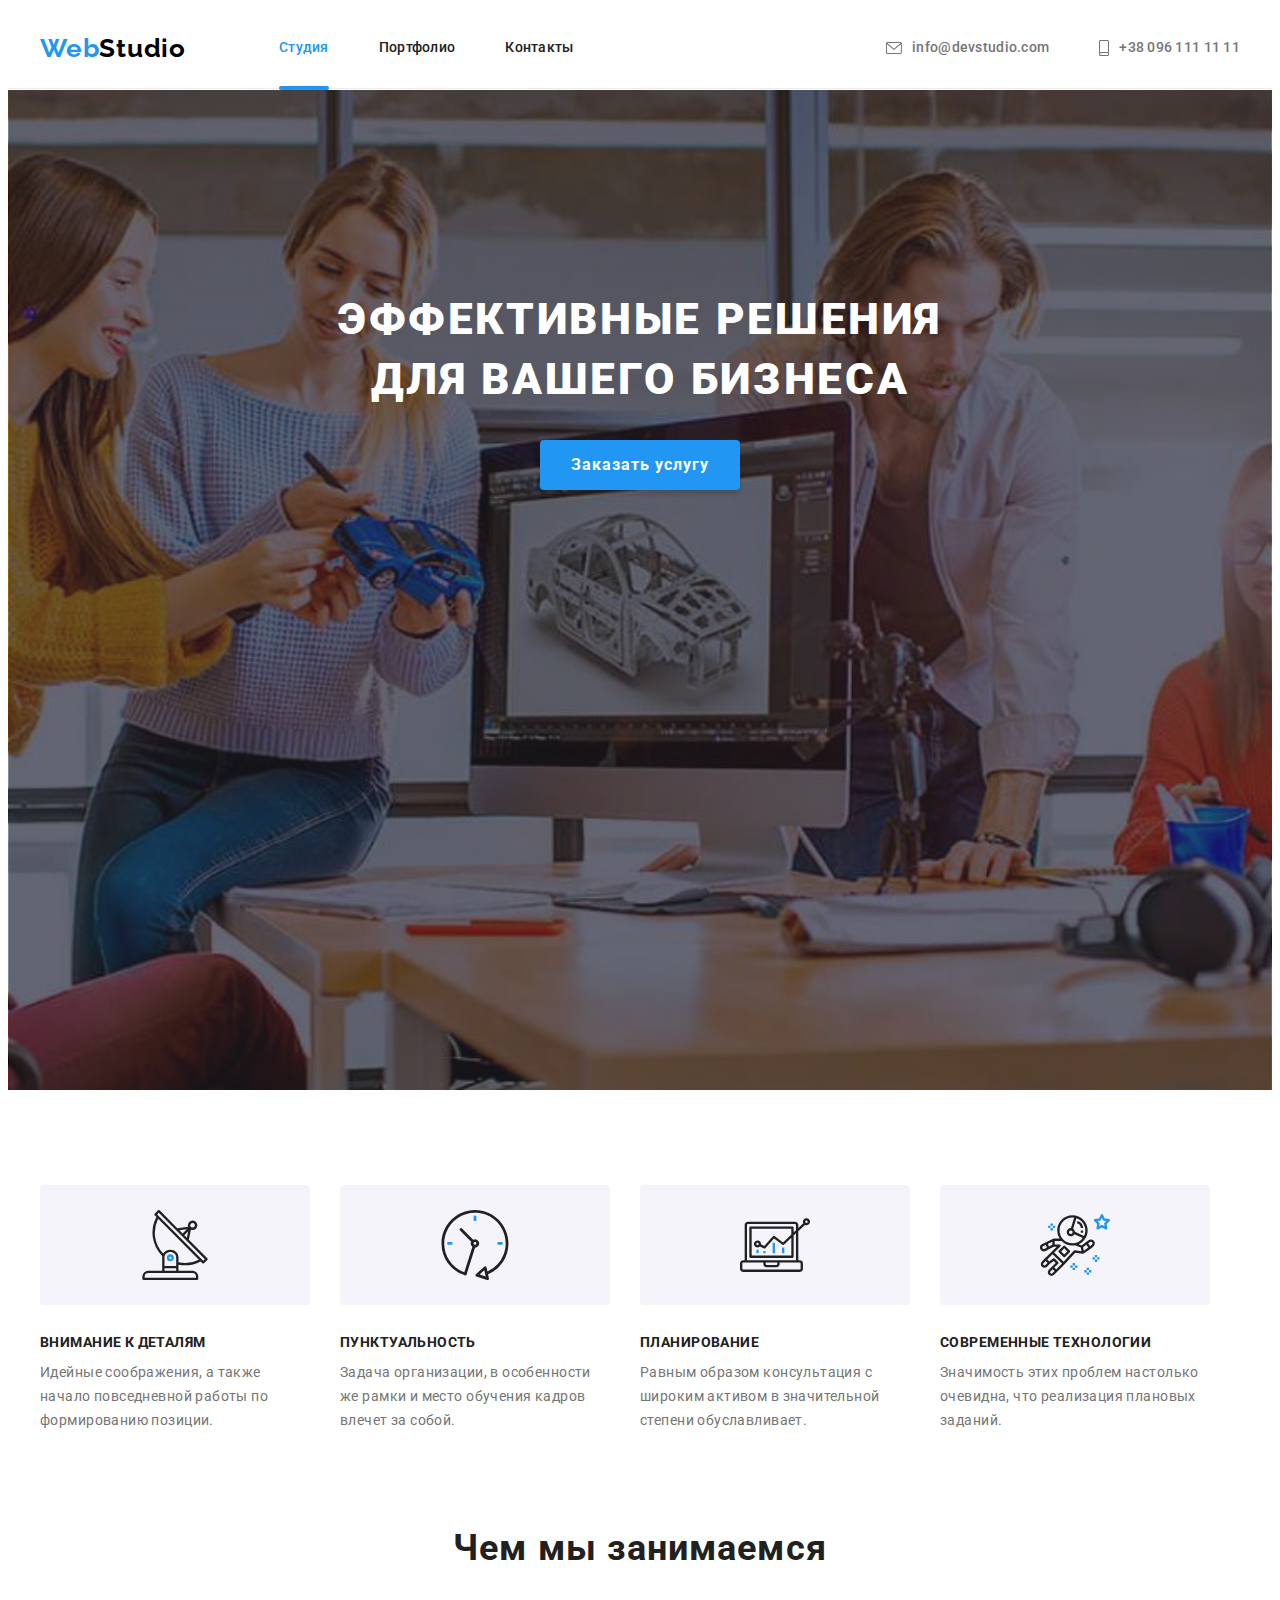
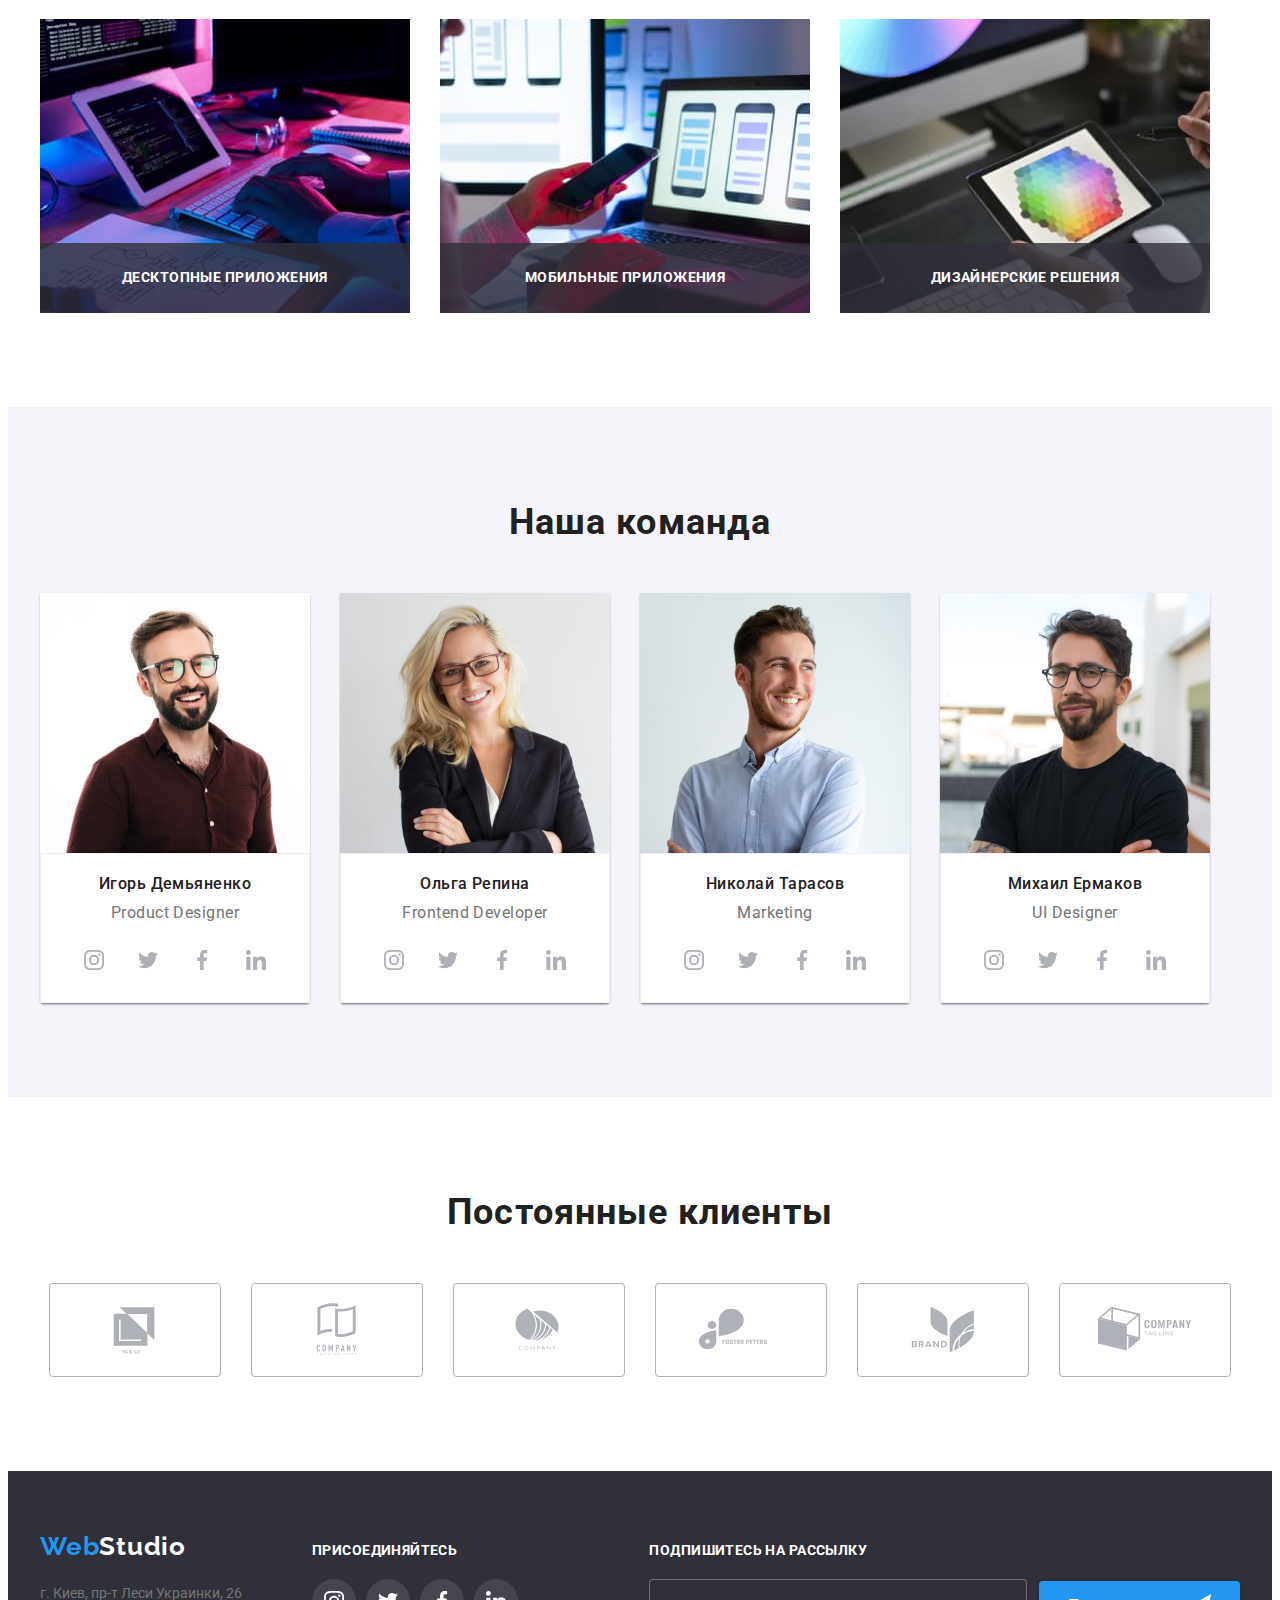
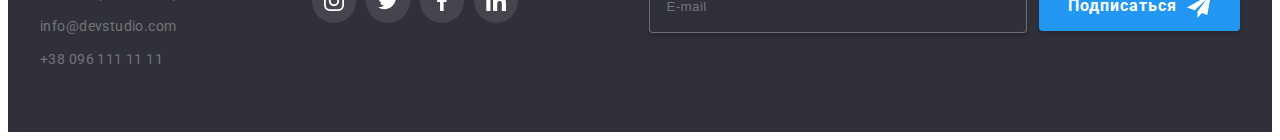
<file: index.html>
<!DOCTYPE html>
<html lang="ru">
  <head>
    <meta charset="UTF-8" />
    <meta http-equiv="X-UA-Compatible" content="IE=edge" />
    <meta name="viewport" content="width=device-width, initial-scale=1.0" />

    <title>WebStudio</title>
    <link
      href="https://fonts.googleapis.com/css2?family=Raleway:wght@700&family=Roboto:wght@400;500;700;900&display=swap"
      rel="stylesheet"
    />
    <link
      rel="stylesheet"
      href="https://cdnjs.cloudflare.com/ajax/libs/modern-normalize/1.1.0/modern-normalize.min.css"
      integrity="sha512-wpPYUAdjBVSE4KJnH1VR1HeZfpl1ub8YT/NKx4PuQ5NmX2tKuGu6U/JRp5y+Y8XG2tV+wKQpNHVUX03MfMFn9Q=="
      crossorigin="anonymous"
      referrerpolicy="no-referrer"
    />
    <link rel="stylesheet" href="./CSS/styles.css" />
  </head>
  <body>
    <header class="header">
      <!-- Навигация -->
      <div class="container nav">
        <nav class="nav">
          <!-- лого -->
          <a class="link logo" href="./index.html" lang="en">
            Web<span class="logo-nav">Studio</span>
          </a>

          <!-- ссылки -->
          <ul class="lists menu">
            <li class="menu-item">
              <a class="link nav-link current" href="./index.html">Студия</a>
            </li>
            <li class="menu-item">
              <a class="link nav-link" href="./portfolio.html">Портфолио</a>
            </li>
            <li class="menu-item">
              <a class="link nav-link" href="">Контакты</a>
            </li>
          </ul>
        </nav>

        <!-- Почта и телефон -->
        <ul class="lists menu">
          <li class="menu-item">
            <a
              class="link nav-link nav-contacts"
              href="mailto:info@devstudio.com"
            >
              <svg class="envelope">
                <use href="./images/symbol-defs.svg#envelope"></use>
              </svg>
              info@devstudio.com</a
            >
          </li>
          <li class="menu-item">
            <a class="link nav-link nav-contacts" href="tel:+380961111111">
              <svg class="smartphone">
                <use href="./images/symbol-defs.svg#smartphone"></use>
              </svg>
              +38 096 111 11 11</a
            >
          </li>
        </ul>
      </div>
    </header>
    <main>
      <!-- Герой -->
      <section class="section hero">
        <div class="container">
          <h1 class="hero-title">Эффективные решения для вашего бизнеса</h1>
          <button class="btn btn-hero" type="button" data-modal-open>
            Заказать услугу
          </button>
        </div>
      </section>

      <!-- Преимущества -->
      <section class="section">
        <div class="container">
          <h2 class="heading headen">Особенности</h2>
          <ul class="lists feature">
            <li class="item">
              <div class="thumb">
                <svg class="antenna" width="270px" height="120">
                  <use href="./images/symbol-defs.svg#antenna"></use>
                </svg>
              </div>
              <h3 class="title-features">Внимание к деталям</h3>
              <p class="text">
                Идейные соображения, а также начало повседневной работы по
                формированию позиции.
              </p>
            </li>

            <li class="item">
              <div class="thumb">
                <svg class="clock" width="270px" height="120">
                  <use href="./images/symbol-defs.svg#clock"></use>
                </svg>
              </div>
              <h3 class="title-features">Пунктуальность</h3>
              <p class="text">
                Задача организации, в особенности же рамки и место обучения
                кадров влечет за собой.
              </p>
            </li>

            <li class="item">
              <div class="thumb">
                <svg class="diagram" width="270px" height="120">
                  <use href="./images/symbol-defs.svg#diagram"></use>
                </svg>
              </div>
              <h3 class="title-features">Планирование</h3>
              <p class="text">
                Равным образом консультация с широким активом в значительной
                степени обуславливает.
              </p>
            </li>

            <li class="item">
              <div class="thumb">
                <svg class="astronaut" width="270px" height="120">
                  <use href="./images/symbol-defs.svg#astronaut"></use>
                </svg>
              </div>
              <h3 class="title-features">Современные технологии</h3>
              <p class="text">
                Значимость этих проблем настолько очевидна, что реализация
                плановых заданий.
              </p>
            </li>
          </ul>
        </div>
      </section>

      <!-- Примеры работ -->
      <section class="section section-nopaddingtop">
        <div class="container">
          <h2 class="heading">Чем мы занимаемся</h2>
          <ul class="lists items">
            <li class="item">
              <img
                class="images"
                src="./images/box1.jpg"
                alt="программирование"
                width="370"
                height="294"
              />
              <p class="text item-text">Десктопные приложения</p>
            </li>

            <li class="item">
              <img
                class="images"
                src="./images/box2.jpg"
                alt="мобильные приложения"
                width="370"
                height="294"
              />
              <p class="text item-text">Мобильные приложения</p>
            </li>

            <li class="item">
              <img
                class="images"
                src="./images/box3.jpg"
                alt="визуализация"
                width="370"
                height="294"
              />
              <p class="text item-text">Дизайнерские решения</p>
            </li>
          </ul>
        </div>
      </section>

      <!-- Наша команда -->
      <section class="section team-cards">
        <div class="container">
          <h2 class="heading">Наша команда</h2>
          <ul class="lists items">
            <li class="item">
              <div class="card">
                <img
                  class="images"
                  src="./images/id.jpg"
                  alt="Игорь Демьяненко"
                  width="270"
                  height="260"
                />
                <div class="card-body">
                  <h3 class="cards-title">Игорь Демьяненко</h3>
                  <p class="cards-text" lang="en">Product Designer</p>
                  <ul class="lists social">
                    <li class="social-list">
                      <a class="social-item" href="">
                        <svg class="social-icon">
                          <use href="./images/symbol-defs.svg#instagram"></use>
                        </svg>
                      </a>
                    </li>
                    <li class="social-list">
                      <a href="" class="social-item">
                        <svg class="social-icon">
                          <use href="./images/symbol-defs.svg#twitter"></use>
                        </svg>
                      </a>
                    </li>
                    <li class="social-list">
                      <a href="" class="social-item">
                        <svg class="social-icon">
                          <use href="./images/symbol-defs.svg#facebook"></use>
                        </svg>
                      </a>
                    </li>
                    <li class="social-list">
                      <a href="" class="social-item">
                        <svg class="social-icon">
                          <use href="./images/symbol-defs.svg#linkedin"></use>
                        </svg>
                      </a>
                    </li>
                  </ul>
                </div>
              </div>
            </li>

            <li class="item">
              <div class="card">
                <img
                  class="images"
                  src="./images/or.jpg"
                  alt="Ольга Репина"
                  width="270"
                  height="260"
                />
                <div class="card-body">
                  <h3 class="cards-title">Ольга Репина</h3>
                  <p class="cards-text" lang="en">Frontend Developer</p>
                  <ul class="lists social">
                    <li class="social-list">
                      <a class="social-item" href="">
                        <svg class="social-icon">
                          <use href="./images/symbol-defs.svg#instagram"></use>
                        </svg>
                      </a>
                    </li>
                    <li class="social-list">
                      <a href="" class="social-item">
                        <svg class="social-icon">
                          <use href="./images/symbol-defs.svg#twitter"></use>
                        </svg>
                      </a>
                    </li>
                    <li class="social-list">
                      <a href="" class="social-item">
                        <svg class="social-icon">
                          <use href="./images/symbol-defs.svg#facebook"></use>
                        </svg>
                      </a>
                    </li>
                    <li class="social-list">
                      <a href="" class="social-item">
                        <svg class="social-icon">
                          <use href="./images/symbol-defs.svg#linkedin"></use>
                        </svg>
                      </a>
                    </li>
                  </ul>
                </div>
              </div>
            </li>

            <li class="item">
              <div class="card">
                <img
                  class="images"
                  src="./images/nt.jpg"
                  alt="Николай Тарасов"
                  width="270"
                  height="260"
                />
                <div class="card-body">
                  <h3 class="cards-title">Николай Тарасов</h3>
                  <p class="cards-text" lang="en">Marketing</p>
                  <ul class="lists social">
                    <li class="social-list">
                      <a class="social-item" href="">
                        <svg class="social-icon">
                          <use href="./images/symbol-defs.svg#instagram"></use>
                        </svg>
                      </a>
                    </li>
                    <li class="social-list">
                      <a href="" class="social-item">
                        <svg class="social-icon">
                          <use href="./images/symbol-defs.svg#twitter"></use>
                        </svg>
                      </a>
                    </li>
                    <li class="social-list">
                      <a href="" class="social-item">
                        <svg class="social-icon">
                          <use href="./images/symbol-defs.svg#facebook"></use>
                        </svg>
                      </a>
                    </li>
                    <li class="social-list">
                      <a href="" class="social-item">
                        <svg class="social-icon">
                          <use href="./images/symbol-defs.svg#linkedin"></use>
                        </svg>
                      </a>
                    </li>
                  </ul>
                </div>
              </div>
            </li>

            <li class="item">
              <div class="card">
                <img
                  class="images"
                  src="./images/me.jpg"
                  alt="Михаил Ермаков"
                  width="270"
                  height="260"
                />
                <div class="card-body">
                  <h3 class="cards-title">Михаил Ермаков</h3>
                  <p class="cards-text" lang="en">UI Designer</p>
                  <ul class="lists social">
                    <li class="social-list">
                      <a class="social-item" href="">
                        <svg class="social-icon">
                          <use href="./images/symbol-defs.svg#instagram"></use>
                        </svg>
                      </a>
                    </li>
                    <li class="social-list">
                      <a href="" class="social-item">
                        <svg class="social-icon">
                          <use href="./images/symbol-defs.svg#twitter"></use>
                        </svg>
                      </a>
                    </li>
                    <li class="social-list">
                      <a href="" class="social-item">
                        <svg class="social-icon">
                          <use href="./images/symbol-defs.svg#facebook"></use>
                        </svg>
                      </a>
                    </li>
                    <li class="social-list">
                      <a href="" class="social-item">
                        <svg class="social-icon">
                          <use href="./images/symbol-defs.svg#linkedin"></use>
                        </svg>
                      </a>
                    </li>
                  </ul>
                </div>
              </div>
            </li>
          </ul>
        </div>
      </section>
      <section class="section">
        <div class="container">
          <h2 class="heading">Постоянные клиенты</h2>

          <ul class="lists clients">
            <li class="clients-list">
              <a class="clients-item" href="">
                <svg class="clients-icon">
                  <use href="./images/symbol-defs.svg#logo1"></use>
                </svg>
              </a>
            </li>
            <li class="clients-list">
              <a href="" class="clients-item">
                <svg class="clients-icon">
                  <use href="./images/symbol-defs.svg#logo2"></use>
                </svg>
              </a>
            </li>
            <li class="clients-list">
              <a href="" class="clients-item">
                <svg class="clients-icon">
                  <use href="./images/symbol-defs.svg#logo3"></use>
                </svg>
              </a>
            </li>
            <li class="clients-list">
              <a href="" class="clients-item">
                <svg class="clients-icon">
                  <use href="./images/symbol-defs.svg#logo4"></use>
                </svg>
              </a>
            </li>
            <li class="clients-list">
              <a href="" class="clients-item">
                <svg class="clients-icon">
                  <use href="./images/symbol-defs.svg#logo5"></use>
                </svg>
              </a>
            </li>
            <li class="clients-list">
              <a href="" class="clients-item">
                <svg class="clients-icon">
                  <use href="./images/symbol-defs.svg#logo6"></use>
                </svg>
              </a>
            </li>
          </ul>
        </div>
      </section>
    </main>

    <!-- Футер -->
    <footer class="footer">
      <div class="container">
        <div class="footer-nav">
          <!-- Лого -->
          <a class="link logo" href="./index.html" lang="en">
            Web<span class="logo-footer">Studio</span>
          </a>

          <!-- адрес -->
          <address>
            <p class="footer-text contact-link-footer">
              г. Киев, пр-т Леси Украинки, 26
            </p>

            <!-- Почта и телефон -->
            <ul class="lists">
              <li class="footer-item">
                <a
                  class="link footer-link contact-link-footer"
                  href="mailto:info@devstudio.com"
                >
                  info@devstudio.com
                </a>
              </li>
              <li class="footer-item">
                <a
                  class="link footer-link contact-link-footer"
                  href="tel:+380961111111"
                  >+38 096 111 11 11</a
                >
              </li>
            </ul>
          </address>
        </div>

        <div class="footer-social">
          <p class="text">Присоединяйтесь</p>
          <ul class="lists social">
            <li class="social-list">
              <a class="social-item" href="">
                <svg class="social-icon">
                  <use href="./images/symbol-defs.svg#instagram"></use>
                </svg>
              </a>
            </li>
            <li class="social-list">
              <a href="" class="social-item">
                <svg class="social-icon">
                  <use href="./images/symbol-defs.svg#twitter"></use>
                </svg>
              </a>
            </li>
            <li class="social-list">
              <a href="" class="social-item">
                <svg class="social-icon">
                  <use href="./images/symbol-defs.svg#facebook"></use>
                </svg>
              </a>
            </li>
            <li class="social-list">
              <a href="" class="social-item">
                <svg class="social-icon">
                  <use href="./images/symbol-defs.svg#linkedin"></use>
                </svg>
              </a>
            </li>
          </ul>
        </div>

        <form class="js-speaker-form">
          <label class="form-label"
            ><span class="form-label-text">Подпишитесь на рассылку</span>
            <input
              class="form-input"
              type="email"
              name="email"
              placeholder="E-mail"
            />
          </label>
          <button class="btn form-btn" type="submit">
            <span class="form-btn-text">Подписаться</span>
            <svg class="form-icon-send">
              <use href="./images/icons.svg#send"></use>
            </svg>
          </button>
        </form>
      </div>
    </footer>

    <div class="backdrop is-hidden" data-modal>
      <div class="modal is-hidden" data-form-modal>
        <button class="modal-btn" data-modal-close>
          <svg class="close-icon">
            <use href="./images/icons.svg#close"></use>
          </svg>
        </button>
        <form class="modal-container">
          <p class="text modal-text">Оставьте свои данные, мы вам перезвоним</p>
          <label class="modal-label"
            ><span class="modal-label-text">Имя</span>
            <input class="modal-input" type="text" name="name" />
            <svg class="modal-icon">
              <use href="./images/icons.svg#person"></use>
            </svg>
          </label>
          <label class="modal-label"
            ><span class="modal-label-text">Телефон</span>
            <input class="modal-input" type="tel" name="phone" />
            <svg class="modal-icon">
              <use href="./images/icons.svg#phone"></use>
            </svg>
          </label>
          <label class="modal-label"
            ><span class="modal-label-text">Почта</span>
            <input class="modal-input" type="email" name="email" />
            <svg class="modal-icon">
              <use href="./images/icons.svg#email"></use>
            </svg>
          </label>
          <label class="modal-label label-textarea">
            <span class="modal-label-text">Комментарий</span>

            <textarea
              class="modal-textarea"
              name="comment"
              placeholder="Введите текст"
            ></textarea>
          </label>

          <label class="modal-label">
            <input class="checkbox" type="checkbox" name="agreement" />
            <svg class="modal-icon-check">
              <use href="./images/icons.svg#icon-check"></use>
            </svg>
            <span class="modal-checkbox-text"
              >Соглашаюсь с рассылкой и принимаю
              <a class="link-agreement" href="">Условия договора</a></span
            >
          </label>
          <button class="btn form-btn" type="submit">Отправить</button>
        </form>
      </div>
    </div>

    <!-- <script src="./js/header.js"></script> -->
    <script src="./js/modal.js"></script>
    <script src="./js/main.js"></script>
  </body>
</html>
</file>
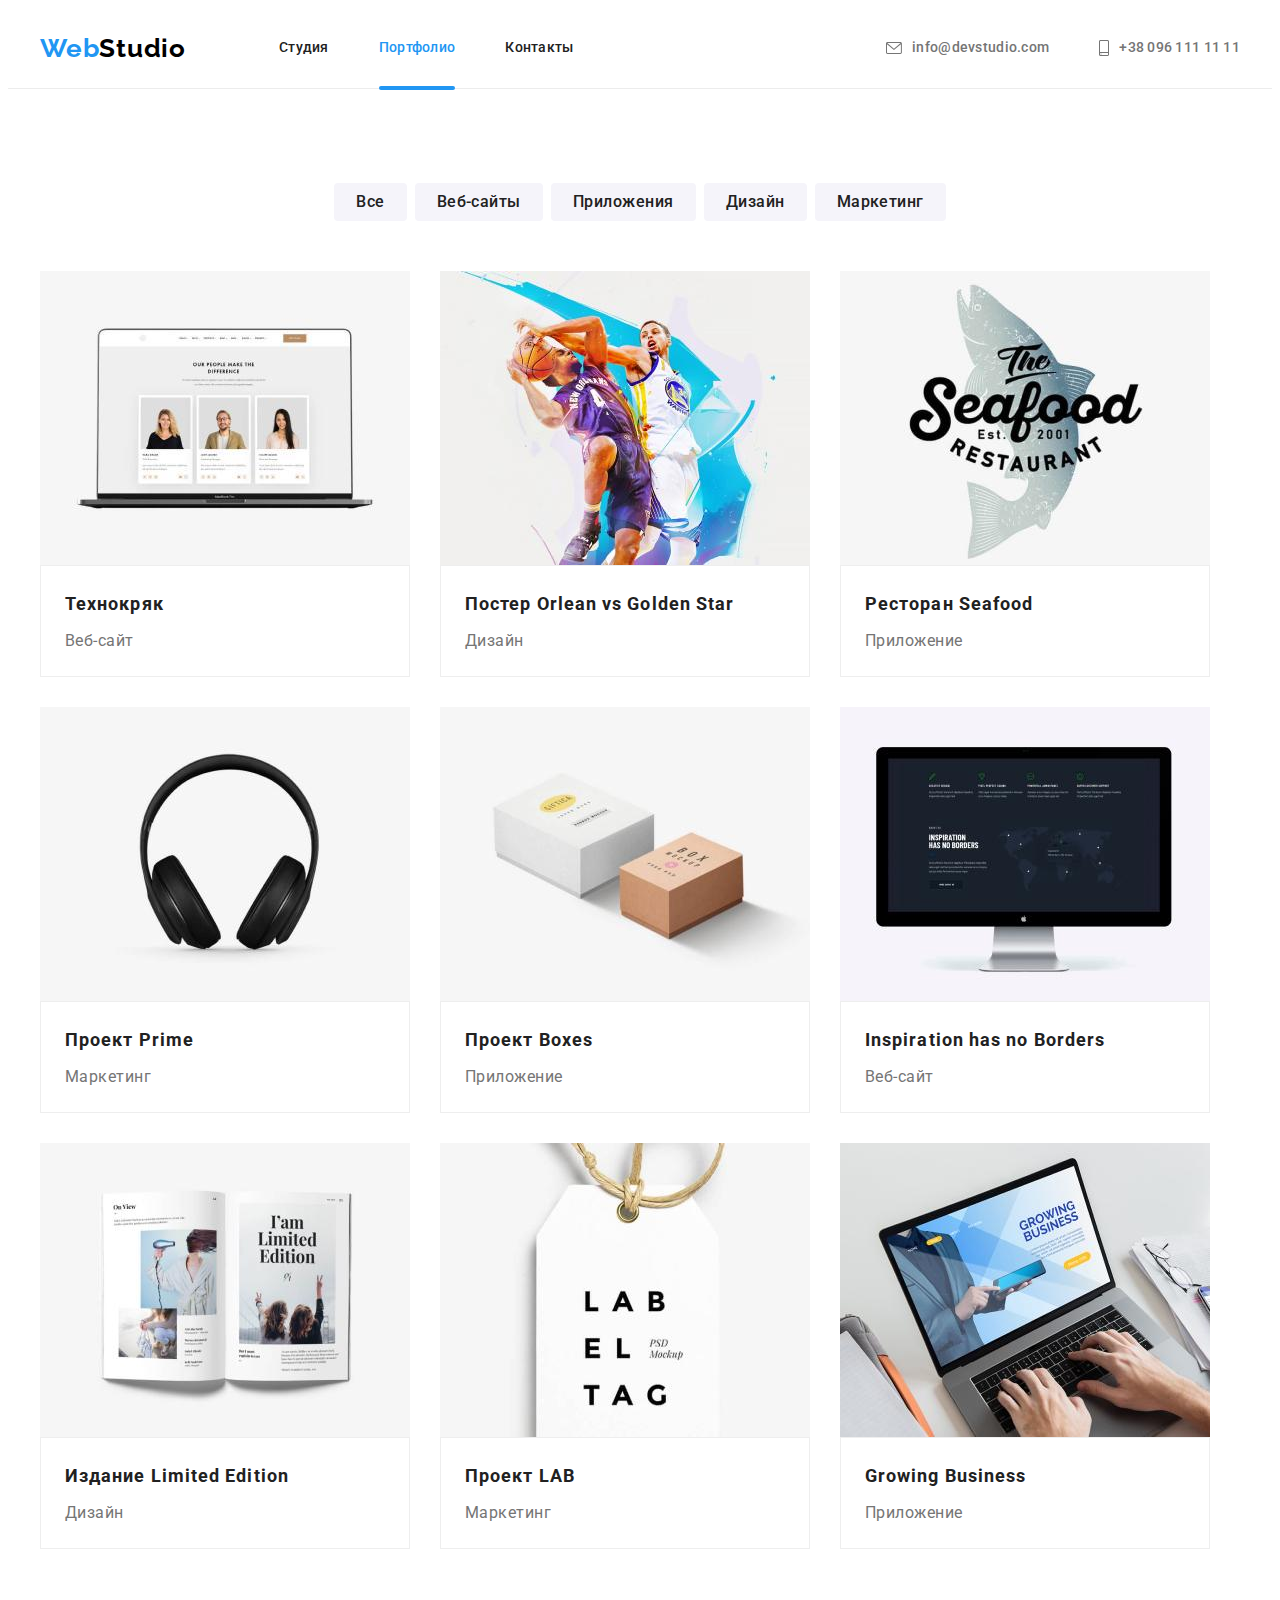
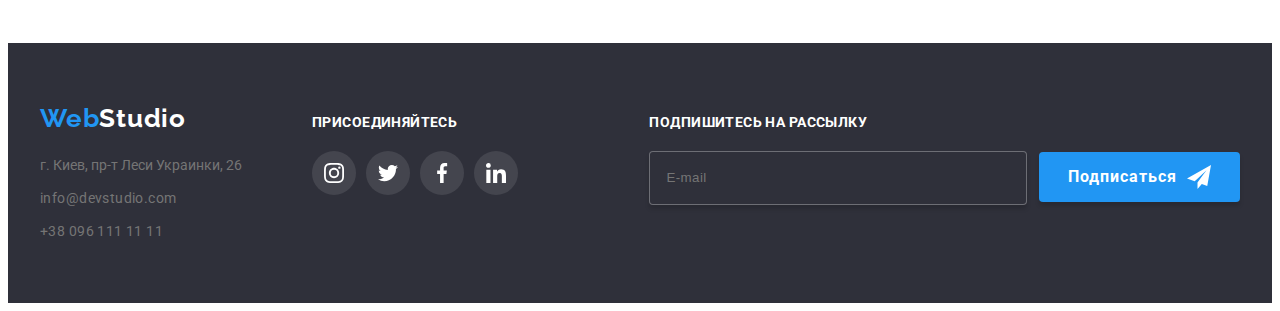
<file: portfolio.html>
<!DOCTYPE html>
<html lang="ru">
  <head>
    <meta charset="UTF-8" />
    <meta http-equiv="X-UA-Compatible" content="IE=edge" />
    <meta name="viewport" content="width=device-width, initial-scale=1.0" />

    <title>Портфолио</title>
    <link
      href="https://fonts.googleapis.com/css2?family=Raleway:wght@700&family=Roboto:wght@400;500;700;900&display=swap"
      rel="stylesheet"
    />
    <link
      rel="stylesheet"
      href="https://cdnjs.cloudflare.com/ajax/libs/modern-normalize/1.1.0/modern-normalize.min.css"
      integrity="sha512-wpPYUAdjBVSE4KJnH1VR1HeZfpl1ub8YT/NKx4PuQ5NmX2tKuGu6U/JRp5y+Y8XG2tV+wKQpNHVUX03MfMFn9Q=="
      crossorigin="anonymous"
      referrerpolicy="no-referrer"
    />
    <link rel="stylesheet" href="./CSS/styles.css" />
  </head>
  <body>
    <header class="header">
      <!-- Навигация -->
      <div class="container nav">
        <nav class="nav">
          <!-- лого -->
          <a class="link logo" href="./index.html" lang="en">
            Web<span class="logo-nav">Studio</span>
          </a>

          <!-- ссылки -->
          <ul class="lists menu">
            <li class="menu-item">
              <a class="link nav-link" href="./index.html">Студия</a>
            </li>
            <li class="menu-item">
              <a class="link nav-link current" href="./portfolio.html"
                >Портфолио</a
              >
            </li>
            <li class="menu-item">
              <a class="link nav-link" href="">Контакты</a>
            </li>
          </ul>
        </nav>

        <!-- Почта и телефон -->
        <ul class="lists menu">
          <li class="menu-item">
            <a
              class="link nav-link nav-contacts"
              href="mailto:info@devstudio.com"
            >
              <svg class="envelope">
                <use href="./images/symbol-defs.svg#envelope"></use>
              </svg>
              info@devstudio.com</a
            >
          </li>
          <li class="menu-item">
            <a class="link nav-link nav-contacts" href="tel:+380961111111">
              <svg class="smartphone">
                <use href="./images/symbol-defs.svg#smartphone"></use>
              </svg>
              +38 096 111 11 11</a
            >
          </li>
        </ul>
      </div>
    </header>
    <main>
      <h1 class="hero-title headen">Наше портфолио</h1>
      <!-- Фильтр -->
      <section class="section">
        <div class="container">
          <ul class="lists filter">
            <li class="item">
              <button class="btn" type="button">Все</button>
            </li>
            <li class="item">
              <button class="btn" type="button">Веб-сайты</button>
            </li>
            <li class="item">
              <button class="btn" type="button">Приложения</button>
            </li>
            <li class="item">
              <button class="btn" type="button">Дизайн</button>
            </li>
            <li class="item">
              <button class="btn" type="button">Маркетинг</button>
            </li>
          </ul>

          <!-- услуги/примеры работ -->
          <ul class="lists menu">
            <li class="portfolio-card">
              <a class="link card" href="">
                <div class="card-aside">
                  <img
                    class="images"
                    src="./images/techcom.jpg"
                    alt="Ноутбук с изображением карточек людей"
                    width="370"
                    height="294"
                  />
                  <div class="overlay">
                    <p class="overlay-text">
                      Технокряк это современная площадка распространения
                      коронавируса. Компании используют эту платформу для
                      цифрового шпионажа и атак на защищённые сервера
                      конкурентов.
                    </p>
                  </div>
                </div>
                <div class="card-body">
                  <h2 class="work-title">Технокряк</h2>
                  <p class="work-text">Веб-сайт</p>
                </div>
              </a>
            </li>

            <li class="portfolio-card">
              <a class="link card" href="">
                <div class="card-aside">
                  <img
                    class="images"
                    src="./images/poster.jpg"
                    alt="Баскетболисты в прыжке"
                    width="370"
                    height="294"
                  />
                  <div class="overlay">
                    <p class="overlay-text">
                      Технокряк это современная площадка распространения
                      коронавируса. Компании используют эту платформу для
                      цифрового шпионажа и атак на защищённые сервера
                      конкурентов.
                    </p>
                  </div>
                </div>
                <div class="card-body">
                  <h2 class="work-title">
                    Постер <span lang="en">Orlean vs Golden Star</span>
                  </h2>
                  <p class="work-text">Дизайн</p>
                </div>
              </a>
            </li>

            <li class="portfolio-card">
              <a class="link card" href="">
                <div class="card-aside">
                  <img
                    class="images"
                    src="./images/rest.jpg"
                    alt="The seafood restaurant"
                    width="370"
                    height="294"
                  />
                  <div class="overlay">
                    <p class="overlay-text">
                      Технокряк это современная площадка распространения
                      коронавируса. Компании используют эту платформу для
                      цифрового шпионажа и атак на защищённые сервера
                      конкурентов.
                    </p>
                  </div>
                </div>
                <div class="card-body">
                  <h2 class="work-title">
                    Ресторан <span lang="en">Seafood</span>
                  </h2>
                  <p class="work-text">Приложение</p>
                </div>
              </a>
            </li>

            <li class="portfolio-card">
              <a class="link card" href="">
                <div class="card-aside">
                  <img
                    class="images"
                    src="./images/prime.jpg"
                    alt="Наушники"
                    width="370"
                    height="294"
                  />
                  <div class="overlay">
                    <p class="overlay-text">
                      Технокряк это современная площадка распространения
                      коронавируса. Компании используют эту платформу для
                      цифрового шпионажа и атак на защищённые сервера
                      конкурентов.
                    </p>
                  </div>
                </div>
                <div class="card-body">
                  <h2 class="work-title">
                    Проект <span lang="en">Prime</span>
                  </h2>
                  <p class="work-text">Маркетинг</p>
                </div>
              </a>
            </li>

            <li class="portfolio-card">
              <a class="link card" href="">
                <div class="card-aside">
                  <img
                    class="images"
                    src="./images/boxes.jpg"
                    alt="Коробки с надписями"
                    width="370"
                    height="294"
                  />
                  <div class="overlay">
                    <p class="overlay-text">
                      Технокряк это современная площадка распространения
                      коронавируса. Компании используют эту платформу для
                      цифрового шпионажа и атак на защищённые сервера
                      конкурентов.
                    </p>
                  </div>
                </div>
                <div class="card-body">
                  <h2 class="work-title">
                    Проект <span lang="en">Boxes</span>
                  </h2>
                  <p class="work-text">Приложение</p>
                </div>
              </a>
            </li>

            <li class="portfolio-card">
              <a class="link card" href="">
                <div class="card-aside">
                  <img
                    class="images"
                    src="./images/borders.jpg"
                    alt="Монитор"
                    width="370"
                    height="294"
                  />
                  <div class="overlay">
                    <p class="overlay-text">
                      Технокряк это современная площадка распространения
                      коронавируса. Компании используют эту платформу для
                      цифрового шпионажа и атак на защищённые сервера
                      конкурентов.
                    </p>
                  </div>
                </div>
                <div class="card-body">
                  <h2 class="work-title" lang="en">
                    Inspiration has no Borders
                  </h2>
                  <p class="work-text">Веб-сайт</p>
                </div>
              </a>
            </li>

            <li class="portfolio-card">
              <a class="link card" href="">
                <div class="card-aside">
                  <img
                    class="images"
                    src="./images/limitededition.jpg"
                    alt="Книга в развернутом виде"
                    width="370"
                    height="294"
                  />
                  <div class="overlay">
                    <p class="overlay-text">
                      Технокряк это современная площадка распространения
                      коронавируса. Компании используют эту платформу для
                      цифрового шпионажа и атак на защищённые сервера
                      конкурентов.
                    </p>
                  </div>
                </div>
                <div class="card-body">
                  <h2 class="work-title">
                    Издание <span lang="en">Limited Edition</span>
                  </h2>
                  <p class="work-text">Дизайн</p>
                </div>
              </a>
            </li>

            <li class="portfolio-card">
              <a class="link card" href="">
                <div class="card-aside">
                  <img
                    class="images"
                    src="./images/lab.jpg"
                    alt="Lab El Tag"
                    width="370"
                    height="294"
                  />
                  <div class="overlay">
                    <p class="overlay-text">
                      Технокряк это современная площадка распространения
                      коронавируса. Компании используют эту платформу для
                      цифрового шпионажа и атак на защищённые сервера
                      конкурентов.
                    </p>
                  </div>
                </div>
                <div class="card-body">
                  <h2 class="work-title">Проект <span lang="en">LAB</span></h2>
                  <p class="work-text">Маркетинг</p>
                </div>
              </a>
            </li>

            <li class="portfolio-card">
              <a class="link card" href="">
                <div class="card-aside">
                  <img
                    class="images"
                    src="./images/growing.jpg"
                    alt="ноутбук с надписью на екране: Growing Business"
                    width="370"
                    height="294"
                  />
                  <div class="overlay">
                    <p class="overlay-text">
                      Технокряк это современная площадка распространения
                      коронавируса. Компании используют эту платформу для
                      цифрового шпионажа и атак на защищённые сервера
                      конкурентов.
                    </p>
                  </div>
                </div>
                <div class="card-body">
                  <h2 class="work-title" lang="en">Growing Business</h2>
                  <p class="work-text">Приложение</p>
                </div>
              </a>
            </li>
          </ul>
        </div>
      </section>
    </main>

    <!-- Футер -->
    <footer class="footer">
      <div class="container">
        <div class="footer-nav">
          <!-- Лого -->
          <a class="link logo" href="./index.html" lang="en">
            Web<span class="logo-footer">Studio</span>
          </a>

          <!-- адрес -->
          <address>
            <p class="footer-text contact-link-footer">
              г. Киев, пр-т Леси Украинки, 26
            </p>

            <!-- Почта и телефон -->
            <ul class="lists">
              <li class="footer-item">
                <a
                  class="link footer-link contact-link-footer"
                  href="mailto:info@devstudio.com"
                >
                  info@devstudio.com
                </a>
              </li>
              <li class="footer-item">
                <a
                  class="link footer-link contact-link-footer"
                  href="tel:+380961111111"
                  >+38 096 111 11 11</a
                >
              </li>
            </ul>
          </address>
        </div>

        <div class="footer-social">
          <p class="text">Присоединяйтесь</p>
          <ul class="lists social">
            <li class="social-list">
              <a class="social-item" href="">
                <svg class="social-icon">
                  <use href="./images/symbol-defs.svg#instagram"></use>
                </svg>
              </a>
            </li>
            <li class="social-list">
              <a href="" class="social-item">
                <svg class="social-icon">
                  <use href="./images/symbol-defs.svg#twitter"></use>
                </svg>
              </a>
            </li>
            <li class="social-list">
              <a href="" class="social-item">
                <svg class="social-icon">
                  <use href="./images/symbol-defs.svg#facebook"></use>
                </svg>
              </a>
            </li>
            <li class="social-list">
              <a href="" class="social-item">
                <svg class="social-icon">
                  <use href="./images/symbol-defs.svg#linkedin"></use>
                </svg>
              </a>
            </li>
          </ul>
        </div>

        <form class="js-speaker-form">
          <label class="form-label"
            ><span class="form-label-text">Подпишитесь на рассылку</span>
            <input
              class="form-input"
              type="email"
              name="email"
              placeholder="E-mail"
            />
          </label>
          <button class="btn form-btn" type="submit">
            <span class="form-btn-text">Подписаться</span>
            <svg class="form-icon-send">
              <use href="./images/icons.svg#send"></use>
            </svg>
          </button>
        </form>
      </div>
    </footer>
  </body>
</html>
</file>
<file: CSS/styles.css>
:root {
  --current-text-color: #757575;
  --current-title-color: #212121;
  --current-white-color: #ffffff;
  --current-black-color: #000000;
  --accent-color: #2196f3;
  --hero-btn-accent-color: #188ce8;
  --secondary-bg-color: #f5f4fa;
  --footer-bg-color: #2f303a;
  --footer-link-color: rgba(255, 255, 255, 0.6);
  --line-color: #ececec;
  --border-color: #eeeeee;
  --social-passive: #afb1b8;
  --social-passive-footer: rgba(255, 255, 255, 0.1);
  --card-text-bgc: rgba(47, 48, 58, 0.8);
  --overlay-color: rgba(0, 0, 0, 0.2);
  --overlay-card-color: rgba(33, 150, 243, 0.9);
  --placeholder-text-color: rgba(117, 117, 117, 0.5);

  --duration: 250ms;
  --function: cubic-bezier(0.4, 0, 0.2, 1);
}

body {
  font-family: Roboto, sans-serif;
  color: var(--current-text-color);
  background-color: var(--current-white-color);
}

.container {
  width: 1200px;
  padding: 0 15px;
  margin: 0 auto;
}

.section {
  padding-top: 94px;
  padding-bottom: 94px;

  text-align: center;
}

.images {
  display: block;
  max-width: 100%;
  height: auto;
}

.section-nopaddingtop {
  padding-top: 0;
}

/* Ссылки */
.link {
  text-decoration: none;
}

.lists {
  margin-top: 0;
  margin-bottom: 0;
  padding: 0;
  list-style: none;
}
.header {
  border-bottom: 1px solid var(--line-color);
}

.nav,
.menu {
  display: flex;
  align-items: center;
  flex-wrap: wrap;
}

.container.nav > .nav {
  margin-right: auto;
}

.menu-item > .link {
  display: block;
  position: relative;

  padding-top: 32px;
  padding-bottom: 32px;
}

.menu-item > .nav-contacts {
  display: flex;
  align-items: center;
}

.menu > .menu-item:not(:last-child) {
  margin-right: 50px;
}

.menu > .card-item:not(:nth-child(3n)) {
  margin-right: 30px;
}

.work-card:hover,
.work-card:focus,
.work-card:focus-within {
  box-shadow: 0px 1px 1px rgba(0, 0, 0, 0.12), 0px 4px 4px rgba(0, 0, 0, 0.06),
    1px 4px 6px rgba(0, 0, 0, 0.16);
}

.menu > .card-item:not(:nth-last-child(-n + 3)) {
  margin-bottom: 30px;
}

.portfolio-card {
  width: 370px;

  background-color: var(--current-white-color);
  box-shadow: none;
  border-radius: 0px 0px 4px 4px;

  transition-property: box-shadow;
  transition-duration: var(--duration);
  transition-timing-function: var(--function);
}

.portfolio-card:not(:nth-child(3n)) {
  margin-right: 30px;
}

.portfolio-card:not(:nth-last-child(-n + 3)) {
  margin-bottom: 30px;
}

.portfolio-card:hover .overlay,
.portfolio-card:focus .overlay,
.portfolio-card:focus-within .overlay {
  transform: translateY(0);
  opacity: 1;
}

.portfolio-card:hover,
.portfolio-card:focus,
.portfolio-card:focus-within {
  box-shadow: 0px 1px 1px rgba(0, 0, 0, 0.12), 0px 4px 4px rgba(0, 0, 0, 0.06),
    1px 4px 6px rgba(0, 0, 0, 0.16);
}

.card-aside {
  position: relative;
  height: 294px;
  overflow: hidden;
}

.overlay {
  position: absolute;
  bottom: 0;

  display: flexbox;
  align-items: center;
  width: 100%;
  height: 294px;

  background-color: var(--overlay-card-color);

  transform: translateY(101%);
  opacity: 0;
  transition-property: opacity, transform;
  transition-duration: var(--duration);
  transition-timing-function: var(--function);

  overflow-y: auto;
}

.overlay::-webkit-scrollbar {
  width: 10px;
}
.overlay::-webkit-scrollbar-track {
  box-shadow: inset 0 0 5px var(--current-text-color);
  border-radius: 10px;
}

.overlay::-webkit-scrollbar-thumb {
  background: var(--hero-btn-accent-color);
  border-radius: 10px;
}

.overlay::-webkit-scrollbar-thumb:hover {
  background: var(--current-text-color);
}

.overlay-text {
  margin: 0;
  padding: 63px 24px;
  color: var(--current-white-color);
  font-size: 18px;
  line-height: 1.56;
  letter-spacing: 0.03em;
  text-align: left;
}

.nav-link {
  color: var(--current-title-color);

  font-weight: 500;
  font-size: 14px;
  line-height: 1.14;
  letter-spacing: 0.02em;

  transition-property: color;
  transition-duration: var(--duration);
  transition-timing-function: var(--function);
}

.nav-contacts {
  color: var(--current-text-color);
}

.nav-link:hover,
.nav-link:focus,
.footer-link:hover,
.footer-link:focus,
.current {
  color: var(--accent-color);
}

.current::after {
  content: '';

  position: absolute;
  left: 0;
  bottom: -2px;

  display: block;
  width: 100%;
  height: 4px;
  background-color: var(--accent-color);
  border-radius: 2px;
}

.envelope {
  width: 16px;
  height: 12px;
}

.smartphone {
  width: 10px;
  height: 16px;
}

.envelope,
.smartphone {
  margin-right: 10px;

  fill: currentColor;
}

/* Лого */
.logo {
  display: block;
  margin-right: 93px;
  padding-top: 24px;
  padding-bottom: 24px;

  color: var(--accent-color);
  font-family: Raleway, sans-serif;
  font-weight: 700;
  font-size: 26px;
  line-height: 1.19;
  letter-spacing: 0.03em;

  transition-property: color;
  transition-duration: var(--duration);
  transition-timing-function: var(--function);
}

.logo-nav {
  color: var(--current-black-color);
}

.logo-footer {
  color: var(--current-white-color);
}

/* Hero */

.hero {
  max-width: 1600px;
  min-height: 600px;
  margin-right: auto;
  margin-left: auto;
  padding-top: 200px;
  padding-bottom: 200px;

  background-color: var(--hero-bgcolor);
  background-image: linear-gradient(
      to right,
      rgba(47, 48, 58, 0.4),
      rgba(47, 48, 58, 0.4)
    ),
    url("../images/hero.jpg");
  background-repeat: no-repeat;
  background-position: center;
  background-size: cover;
}

.hero-title {
  width: 696px;
  margin: 0 auto 30px;
  padding: 0;

  color: var(--current-white-color);
  font-weight: 900;
  font-size: 44px;
  line-height: 1.36;
  letter-spacing: 0.06em;
  text-transform: uppercase;
}

.section.hero {
  padding-top: 200px;
  padding-bottom: 200px;
  border: 1px solid transparent;
}

/* Кнопки */
.btn {
  cursor: pointer;
  min-height: 38px;

  padding: 6px 22px;

  font-family: inherit;
  font-style: inherit;
  font-weight: 500;
  font-size: 16px;
  line-height: 1.62;
  letter-spacing: 0.03em;

  color: var(--current-title-color);
  background-color: var(--secondary-bg-color);
  box-shadow: none;

  border: 0;
  border-radius: 4px;

  transition-property: color, background-color, box-shadow;
  transition-duration: var(--duration);
  transition-timing-function: var(--function);
}

.btn:hover,
.btn:focus,
.active {
  color: var(--current-white-color);
  background-color: var(--accent-color);
  box-shadow: 0px 3px 1px rgba(0, 0, 0, 0.1), 0px 1px 2px rgba(0, 0, 0, 0.08),
    0px 2px 2px rgba(0, 0, 0, 0.12);
}

.btn-hero {
  width: 200px;
  height: 50px;

  color: var(--current-white-color);
  background-color: var(--accent-color);

  font-weight: 700;
  line-height: 1.87;
  letter-spacing: 0.06em;

  box-shadow: 0px 4px 4px rgba(0, 0, 0, 0.15);

  transition-property: background-color;
  transition-duration: var(--duration);
  transition-timing-function: var(--function);
}

.btn-hero:focus,
.btn-hero:hover {
  background-color: var(--hero-btn-accent-color);
}


/* Заголовки */
.heading {
  margin: 0 0 50px 0;
  font-weight: 700;
  font-size: 36px;
  line-height: 1.17;
  letter-spacing: 0.03em;

  color: var(--current-title-color);
}

.title-features {
  margin: 0 0 10px 0;

  color: var(--current-title-color);

  font-size: 14px;
  line-height: 1.14;
  letter-spacing: 0.03em;
  text-transform: uppercase;
}

/* Основной текст */

.text {
  margin: 0;
  padding: 0;

  font-size: 14px;
  line-height: 1.71;
  letter-spacing: 0.03em;

  color: var(--current-text-color);
}

.feature,
.items,
.filter {
  display: flex;
  align-items: center;
  text-align: left;
}

.items {
  text-align: center;
}

.items > .item {
  position: relative;
}

.item-text {
  display: flex;
  justify-content: center;
  align-items: center;
  width: 100%;
  height: 70px;
  position: absolute;
  left: 0;
  bottom: 0;

  background-color: var(--card-text-bgc);

  color: var(--current-white-color);
  font-weight: 700;
  line-height: 1.14;
  text-transform: uppercase;
}

.feature > .item {
  width: 270px;
}

.feature > .item:not(:last-child),
.items > .item:not(:last-child) {
  margin-right: 30px;
}

/* услуги/примеры работ */

.thumb {
  display: flex;
  width: 100%;
  min-height: 120px;

  margin-bottom: 30px;

  align-items: center;

  border-radius: 4px;
  background-color: var(--secondary-bg-color);
}

.antenna,
.clock,
.diagram,
.astronaut {
  display: block;
  margin-left: auto;
  margin-right: auto;
  width: 70px;
  height: 70px;
}

.filter {
  justify-content: center;
  margin-bottom: 50px;
}

.filter > .item:not(:last-child) {
  margin-right: 8px;
}

/* портфолио-карточки */

.card {
  background-color: var(--current-white-color);
  box-shadow: 0px 1px 3px rgba(0, 0, 0, 0.12), 0px 1px 1px rgba(0, 0, 0, 0.14),
    0px 2px 1px rgba(0, 0, 0, 0.2);
  border-radius: 0px 0px 4px 4px;
}

.team-cards {
  background-color: var(--secondary-bg-color);
}

.card-body {
  padding-top: 30px;
  padding-bottom: 30px;
}

.card-body {
  border-top: 0;
  padding: 20px 24px;

  border: 1px solid var(--border-color);
}

.cards-title {
  margin: 0 0 10px 0;

  color: var(--current-title-color);

  font-weight: 500;
  font-size: 16px;
  line-height: 1.19;
  letter-spacing: 0.03em;
}

.cards-text {
  margin: 0 0 16px 0;
  padding: 0;
  line-height: 1.19;
  letter-spacing: 0.03em;
}

.social,
.clients {
  display: flex;
  justify-content: center;
}

.social-item {
  display: flex;
  justify-content: center;
  align-items: center;

  width: 44px;
  height: 44px;
  border-radius: 50%;

  color: var(--social-passive);

  transition-property: color, background-color;
  transition-duration: var(--duration);
  transition-timing-function: var(--function);
}


.social-icon {
  width: 20px;
  height: 20px;
  fill: currentColor;
}

.clients-item {
  display: flex;
  justify-content: center;
  align-items: center;
  width: 170px;
  height: 92px;

  border: 1px solid var(--social-passive);
  border-radius: 4px;

  color: var(--social-passive);

  transition-property: color, border;
  transition-duration: var(--duration);
  transition-timing-function: var(--function);
}

.clients-item:hover,
.clients-item:focus {
  color: var(--accent-color);
  border: 1px solid var(--accent-color);
}

.clients > .clients-list:not(:last-child) {
  margin-right: 30px;
}

.clients-icon {
  width: 106px;
  height: 60px;
  fill: currentColor;
}


/* Портфолио заголовки: услуги/примеры работ */

.work-title {
  margin: 0 0 4px 0;

  color: var(--current-title-color);

  text-align: left;
  font-weight: 700;
  font-size: 18px;
  line-height: 2;
  letter-spacing: 0.06em;
}

.work-text {
  margin: 0;

  color: var(--current-text-color);
  line-height: 1.87;
  letter-spacing: 0.03em;
  text-align: left;
}

/* Footer */

.footer {
  padding: 60px 0;
  background-color: var(--footer-bg-color);
}

.footer-text {
  display: block;
  padding: 0;
  margin-bottom: 9px;

  color: var(--current-white-color);

  font-style: normal;
  font-size: 14px;
  line-height: 1.71;
}

.footer-link {
  font-style: normal;
  font-size: 14px;
  line-height: 1.71;
  letter-spacing: 0.03em;
  color: var(--footer-link-color);

  transition-property: color;
  transition-duration: var(--duration);
  transition-timing-function: var(--function);
}

.contact-link-footer {
  color: var(--primary-text-color);
}
.contact-link-footer:hover {
  color: #ffffff;
  text-decoration: none;
}

/* Прячем заголовоки */
.headen {
  position: absolute;
  width: 1px;
  height: 1px;
  margin: -1px;
  border: 0;
  padding: 0;
  clip: rect(0 0 0 0);
  overflow: hidden;
}

.footer-nav > .link.logo {
  padding: 0;
  margin: 0 0 20px 0;
}

.footer-nav {
  margin-right: 70px;
}

.footer-item:not(:last-child) {
  margin-bottom: 9px;
}

.footer > .container {
  display: flex;
  align-items: baseline;
}

.footer-social {
  margin-right: auto;
}

.footer-social > .text {
  margin-bottom: 20px;
  color: var(--current-white-color);
  font-weight: 700;
  line-height: 1.14;
  text-transform: uppercase;
}

.footer-social .social-item {
  color: var(--current-white-color);
  background-color: var(--social-passive-footer);
  transition-property: background-color;
}

.social-item:hover,
.social-item:focus {
  color: var(--current-white-color);
  background-color: var(--accent-color);
}

.social > .social-list:not(:last-child) {
  margin-right: 10px;
}

.container > .link.logo {
  padding: 0;
  margin: 0 0 20px 0;
}

.footer-item:not(:last-child) {
  margin-bottom: 9px;
}
.backdrop {
  position: fixed;
  top: 0;
  left: 0;
  z-index: 3;
  height: 100%;
  width: 100%;
  background-color: var(--overlay-color);

  visibility: visible;
  transition-property: visibility;
  transition-duration: var(--duration);
  transition-timing-function: var(--function);
}

.backdrop.is-hidden {
  visibility: hidden;
  pointer-events: none;
}


/* модальное окно */

.modal {
  position: absolute;
  top: 50%;
  left: 50%;

  transform: translate(-50%, -50%) scale(1);

  min-width: 528px;
  min-height: 581px;
  padding: 40px;

  background: var(--current-white-color);
  box-shadow: 0px 1px 3px rgba(0, 0, 0, 0.12), 0px 1px 1px rgba(0, 0, 0, 0.14),
    0px 2px 1px rgba(0, 0, 0, 0.2);
  border-radius: 4px;

  opacity: 1;

  transition-property: opacity, transform;
  transition-duration: var(--duration);
  transition-timing-function: var(--function);
}

.modal.is-hidden {
  opacity: 0;

  transform: translate(-50%, -50%) scale(0.5);
}

.modal-btn {
  display: flex;
  justify-content: center;
  align-items: center;
  position: absolute;
  top: 8px;
  right: 8px;

  min-height: 30px;
  min-width: 30px;

  padding: 0;

  border-radius: 50%;
  border: 1px solid rgba(0, 0, 0, 0.1);

  cursor: pointer;
  background-color: var(--current-white-color);
  color: var(--current-black-color);
  transition-property: color;
  transition-duration: var(--duration);
  transition-timing-function: var(--function);
}

.modal-btn:focus,
.modal-btn:hover {
  color: var(--accent-color);
}

.close-icon {
  height: 18px;
  width: 18px;
  fill: currentColor;
}

.modal-container {
  text-align: center;
}
.modal-text {
  margin-bottom: 12px;
  font-weight: 700;
  font-size: 20px;
  line-height: 1.15;
  text-align: center;
  letter-spacing: 0.03em;

  color: var(--current-title-color);
}
.modal-label {
  position: relative;
  display: block;
  text-align: left;
  margin-bottom: 10px;
  color: var(--current-title-color);
}
.modal-label:last-of-type {
  display: flex;
  align-items: center;
  justify-content: center;
  margin-bottom: 30px;
  text-align: center;
}
.label-textarea {
  margin-bottom: 20px;
}
.modal-label-text {
  display: block;
  margin-bottom: 4px;
  font-size: 12px;
  line-height: 1.17;
  letter-spacing: 0.01em;

  color: var(--current-text-color);
}

.modal-input,
.modal-textarea {
  display: block;
  width: 100%;
  height: 40px;
  padding-left: 42px;
  border: 1px solid rgba(33, 33, 33, 0.2);

  border-radius: 4px;

  transition-property: border;
  transition-duration: var(--duration);
  transition-timing-function: var(--function);
}
.modal-input:focus-visible,
.modal-input:focus,
.modal-textarea:focus-visible,
.modal-textarea:focus {
  border: 1px solid var(--accent-color);
  outline: -webkit-focus-ring-color auto 0px;
}

.modal-textarea {
  margin: 0;
  height: 120px;
  resize: none;
  padding: 12px 16px;

  font-size: 12px;
  line-height: 1.17;
  letter-spacing: 0.01em;

  color: var(--placeholder-text-color);
}
.modal-icon {
  position: absolute;
  top: 0;
  left: 0;
  transform: translate(12px, 28px);
  width: 18px;
  height: 18px;
  fill: currentColor;
  transition-property: fill;
  transition-duration: var(--duration);
  transition-timing-function: var(--function);
}
.modal-icon-check {
  margin-right: 7px;
  width: 16px;
  height: 15px;
  border: 2px solid var(--current-title-color);
  border-radius: 4px;
  background-color: var(--current-white-color);
  transition-property: background-color, border;
  transition-duration: var(--duration);
  transition-timing-function: var(--function);
}
.checkbox {
  position: absolute;
  width: 1px;
  height: 1px;
  margin: -1px;
  border: 0;
  padding: 0;
  clip: rect(0 0 0 0);
  overflow: hidden;
}

.modal-label:last-of-type:focus-within {
  outline: 1px solid var(--accent-color);
}

.checkbox:checked + .modal-icon-check {
  margin-right: 7px;
  width: 16px;
  height: 15px;
  border: 2px solid transparent;
  border-radius: 4px;
  background-color: var(--accent-color);
}

.modal-input:focus-visible + .modal-icon,
.modal-input:focus + .modal-icon,
.modal-textarea:focus-visible + .modal-icon,
.modal-textarea:focus + .modal-icon {
  fill: var(--accent-color);
}

.modal-checkbox-text {
  font-size: 14px;
  line-height: 1.71;
  letter-spacing: 0.03em;

  color: var(--current-text-color);
}
.link-agreement {
  color: var(--accent-color);
}
.form-label-text {
  display: block;
  margin-bottom: 20px;
  font-size: 14px;
  line-height: 1.14;
  font-weight: 700;
  letter-spacing: 0.03em;
  text-transform: uppercase;

  color: var(--current-white-color);
}

.form-input {
  width: 358px;
  height: 50px;
  margin-right: 8px;
  padding-left: 16px;

  line-height: 20px;
  letter-spacing: 0.03em;

  outline: none;

  color: rgba(255, 255, 255, 0.6);

  background-color: var(--footer-bg-color);

  border: 1px solid rgba(255, 255, 255, 0.3);

  box-shadow: 0px 4px 4px rgba(0, 0, 0, 0.15);
  border-radius: 4px;
}

.form-btn {
  display: inline-flex;
  align-items: center;
  justify-content: center;
  min-width: 200px;
  min-height: 50px;
  padding: 10px 29px;

  color: var(--current-white-color);
  font-weight: 700;
  line-height: 1.87;
  letter-spacing: 0.06em;

  background: var(--accent-color);
  box-shadow: 0px 4px 4px rgba(0, 0, 0, 0.15);
  border-radius: 4px;

  transition-property: background-color;
  transition-duration: var(--duration);
  transition-timing-function: var(--function);
}

.form-btn:focus,
.form-btn:hover {
  background-color: var(--hero-btn-accent-color);
}

.form-btn-text {
  margin-right: 10px;
}
.form-icon-send {
  width: 24px;
  height: 24px;
  fill: currentColor;
}
</file>
